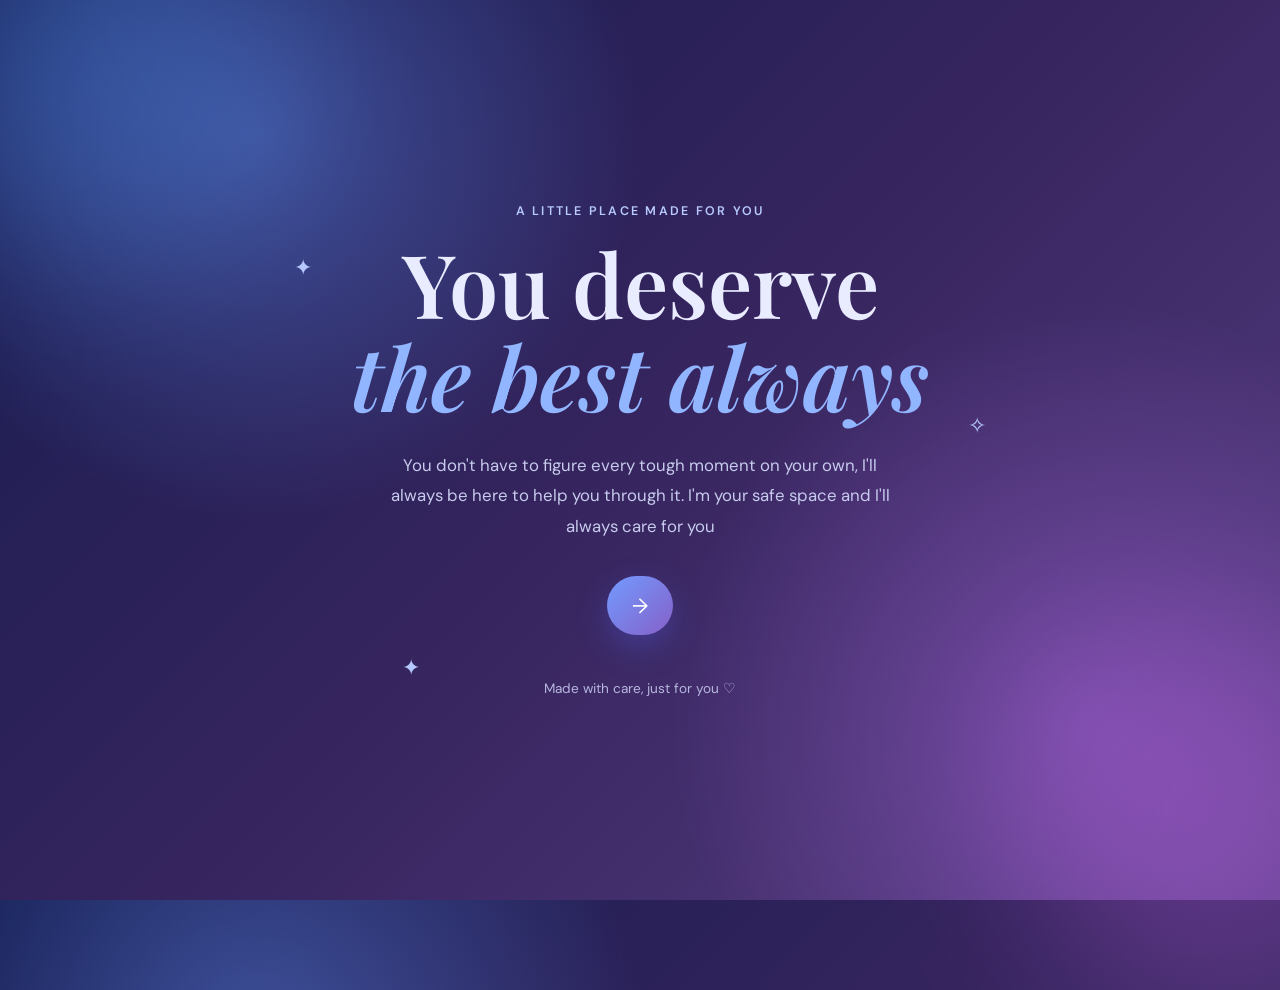
<file: index.html>
<!DOCTYPE html>
<html lang="en">
<head>
  <meta charset="UTF-8" />
  <meta name="viewport" content="width=device-width, initial-scale=1.0" />
  <meta
    name="description"
    content="A small, gentle place made with care."
  />
  <title>A Little Place for You</title>
  <link rel="stylesheet" href="style.css" />
</head>
<body class="landing-page">

  <div class="landing-glow glow-one"></div>
  <div class="landing-glow glow-two"></div>

  <main class="landing-content">
    <div class="sparkle sparkle-one">✦</div>
    <div class="sparkle sparkle-two">✧</div>
    <div class="sparkle sparkle-three">✦</div>

    <p class="small-label">A little place made for you</p>

    <h1>
      You deserve
      <span>the best always</span>
    </h1>

    <p class="intro-text">
     You don't have to figure every tough moment on your own, I'll always be here to help you through it. I'm your safe space and I'll always care for you
    </p>

    <a href="garden.html" class="main-button">
      
      <span>→</span>
    </a>

    <p class="bottom-note">Made with care, just for you ♡</p>
  </main>

</body>
</html>
</file>
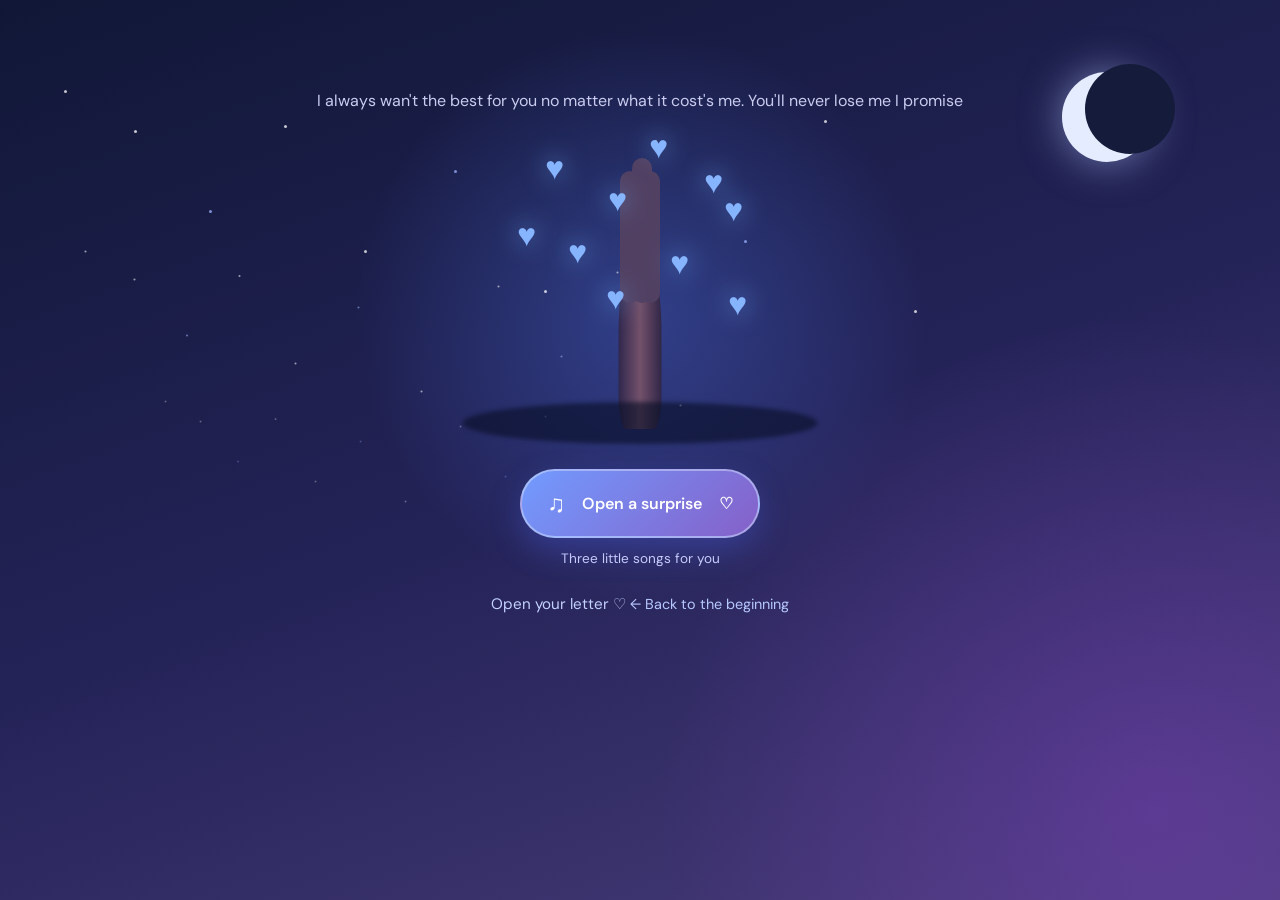
<file: garden.html>
<!DOCTYPE html>
<html lang="en">
<head>
  <meta charset="UTF-8" />
  <meta name="viewport" content="width=device-width, initial-scale=1.0" />
  <meta
    name="description"
    content="A quiet little garden with music and blue hearts."
  />
  <title>Your Little Garden</title>
  <link rel="stylesheet" href="style.css" />
</head>
<body class="garden-page">

  <div class="moon"></div>
  <div class="stars"></div>

  <!-- Animated butterflies -->
  <div class="butterfly butterfly-one" aria-hidden="true">
    <span class="wing left-wing"></span>
    <span class="butterfly-body"></span>
    <span class="wing right-wing"></span>
  </div>

  <div class="butterfly butterfly-two" aria-hidden="true">
    <span class="wing left-wing"></span>
    <span class="butterfly-body"></span>
    <span class="wing right-wing"></span>
  </div>

  <div class="butterfly butterfly-three" aria-hidden="true">
    <span class="wing left-wing"></span>
    <span class="butterfly-body"></span>
    <span class="wing right-wing"></span>
  </div>

  <div class="butterfly butterfly-four" aria-hidden="true">
    <span class="wing left-wing"></span>
    <span class="butterfly-body"></span>
    <span class="wing right-wing"></span>
  </div>

  <main class="garden-content">
    <p class="small-label"></p>

    <h1>
      <span></span>
    </h1>

    <p class="garden-message">I always wan't the best for you no matter what it cost's me. You'll never lose me I promise
    </p>

    <!-- Animated tree -->
    <section
      class="tree-scene"
      aria-label="A tree blooming with blue hearts"
    >
      <div class="tree">
        <div class="trunk"></div>
        <div class="branch branch-left"></div>
        <div class="branch branch-right"></div>
        <div class="branch branch-center"></div>

        <div class="heart heart-one">♥</div>
        <div class="heart heart-two">♥</div>
        <div class="heart heart-three">♥</div>
        <div class="heart heart-four">♥</div>
        <div class="heart heart-five">♥</div>
        <div class="heart heart-six">♥</div>
        <div class="heart heart-seven">♥</div>
        <div class="heart heart-eight">♥</div>
        <div class="heart heart-nine">♥</div>
        <div class="heart heart-ten">♥</div>
      </div>

      <div class="ground"></div>
    </section>

    <!-- Main music button -->
   <div class="song-controls">
  <button
    class="song-button"
    id="openSong"
    type="button"
  >
    <span class="music-icon">♫</span>
    Open a surprise
    <span>♡</span>
  </button>

  <p class="song-name">Three little songs for you</p>
</div>

<!-- Link to the letter page -->
<a href="letter.html" class="letter-page-link">
  Open your letter ♡
</a>

<a href="index.html" class="back-link">
  ← Back to the beginning
</a>

  <!-- Music overlay -->
  <div
    class="song-overlay"
    id="songOverlay"
    aria-hidden="true"
  >
    <div
      class="song-card"
      role="dialog"
      aria-modal="true"
      aria-labelledby="currentSongTitle"
    >
      <button
        class="close-button"
        id="closeSong"
        type="button"
        aria-label="Close music player"
      >
        ×
      </button>

      <p class="small-label">A song for this moment</p>

      <h2 id="currentSongTitle">Choose a surprise</h2>
      <p class="artist-name" id="currentArtist">
        Something special is waiting
      </p>

      <!-- The MP3 is loaded by JavaScript -->
      <audio id="comfortSong" preload="metadata"></audio>

      <!-- Hidden song names -->
      <div class="playlist">

        <button
          class="song-choice"
          type="button"
          data-file="audio/torus.mp3"
        >
          <span class="song-number">01</span>

          <span class="song-text">
            <strong>Tap for a surprise</strong>
            <small>Something special is waiting</small>
          </span>

          <span class="play-symbol">▶</span>
        </button>

        <button
          class="song-choice"
          type="button"
          data-file="audio/torus.mp3"
        >
          <span class="song-number">02</span>

          <span class="song-text">
            <strong>Another surprise</strong>
            <small>A song chosen for you</small>
          </span>



          <span class="play-symbol">▶</span>
        </button>

      </div>

      <div class="audio-controls">
        <button
          class="audio-button"
          id="pauseAudio"
          type="button"
        >
          Ⅱ Pause
        </button>

        <button
          class="audio-button secondary"
          id="stopAudio"
          type="button"
        >
          ■ Stop
        </button>

        <button
          class="audio-button"
          id="nextAudio"
          type="button"
        >
          Next →
        </button>
      </div>

      <p class="license-note">
        Music used with permission.
      </p>
    </div>
  </div>

  <script>
    const openSong = document.getElementById("openSong");
    const closeSong = document.getElementById("closeSong");
    const songOverlay = document.getElementById("songOverlay");

    const comfortSong = document.getElementById("comfortSong");
    const pauseAudio = document.getElementById("pauseAudio");
    const stopAudio = document.getElementById("stopAudio");
    const nextAudio = document.getElementById("nextAudio");

    const currentSongTitle = document.getElementById("currentSongTitle");
    const currentArtist = document.getElementById("currentArtist");

    const songChoices = Array.from(
      document.querySelectorAll(".song-choice")
    );

    const audioStateKey = "comfortPageAudioState";
    let currentSongIndex = -1;

    function saveAudioState() {
      const state = {
        src: comfortSong.src || "",
        currentTime: Number.isFinite(comfortSong.currentTime)
          ? comfortSong.currentTime
          : 0,
        isPlaying: !comfortSong.paused,
        songIndex: currentSongIndex
      };

      localStorage.setItem(audioStateKey, JSON.stringify(state));
    }

    function showOverlay() {
      songOverlay.classList.add("show");
      songOverlay.setAttribute("aria-hidden", "false");
    }

    function hideOverlay() {
      songOverlay.classList.remove("show");
      songOverlay.setAttribute("aria-hidden", "true");
      saveAudioState();
    }

    function stopCurrentSong() {
      comfortSong.pause();
      comfortSong.currentTime = 0;
      pauseAudio.textContent = "Ⅱ Pause";
      saveAudioState();
    }

    async function playSong(index) {
      if (!songChoices[index]) {
        return;
      }

      const selectedSong = songChoices[index];
      const file = selectedSong.dataset.file;

      currentSongIndex = index;

      /*
        The real filenames and artist names are intentionally not shown.
      */
      currentSongTitle.textContent = "A song for you ♡";
      currentArtist.textContent = "Playing a little surprise";

      songChoices.forEach((choice) => {
        choice.classList.remove("active");
      });

      selectedSong.classList.add("active");

      comfortSong.pause();
      comfortSong.currentTime = 0;
      comfortSong.src = file;
      comfortSong.load();

      try {
        await comfortSong.play();
        pauseAudio.textContent = "Ⅱ Pause";
      } catch (error) {
        console.error("Audio playback failed:", error);

        alert(
          "The song could not play. Check that the MP3 file is inside the audio folder and that its filename is correct."
        );
      }

      saveAudioState();
    }

    openSong.addEventListener("click", () => {
      showOverlay();
    });

    closeSong.addEventListener("click", () => {
      hideOverlay();
    });

    songOverlay.addEventListener("click", (event) => {
      if (event.target === songOverlay) {
        hideOverlay();
      }
    });

    songChoices.forEach((choice, index) => {
      choice.addEventListener("click", () => {
        playSong(index);
      });
    });

    pauseAudio.addEventListener("click", async () => {
      if (!comfortSong.src) {
        await playSong(0);
        return;
      }

      if (comfortSong.paused) {
        try {
          await comfortSong.play();
          pauseAudio.textContent = "Ⅱ Pause";
        } catch (error) {
          console.error("Could not resume audio:", error);
        }
      } else {
        comfortSong.pause();
        pauseAudio.textContent = "▶ Resume";
      }

      saveAudioState();
    });

    stopAudio.addEventListener("click", () => {
      stopCurrentSong();
    });

    nextAudio.addEventListener("click", () => {
      const nextIndex =
        currentSongIndex < songChoices.length - 1
          ? currentSongIndex + 1
          : 0;

      playSong(nextIndex);
    });

    comfortSong.addEventListener("ended", () => {
      const nextIndex =
        currentSongIndex < songChoices.length - 1
          ? currentSongIndex + 1
          : 0;

      playSong(nextIndex);
    });

    comfortSong.addEventListener("play", saveAudioState);
    comfortSong.addEventListener("pause", saveAudioState);
    comfortSong.addEventListener("timeupdate", saveAudioState);
    window.addEventListener("beforeunload", saveAudioState);

    document.addEventListener("keydown", (event) => {
      if (event.key === "Escape") {
        hideOverlay();
      }
    });
  </script>

</body>
</html>
</file>
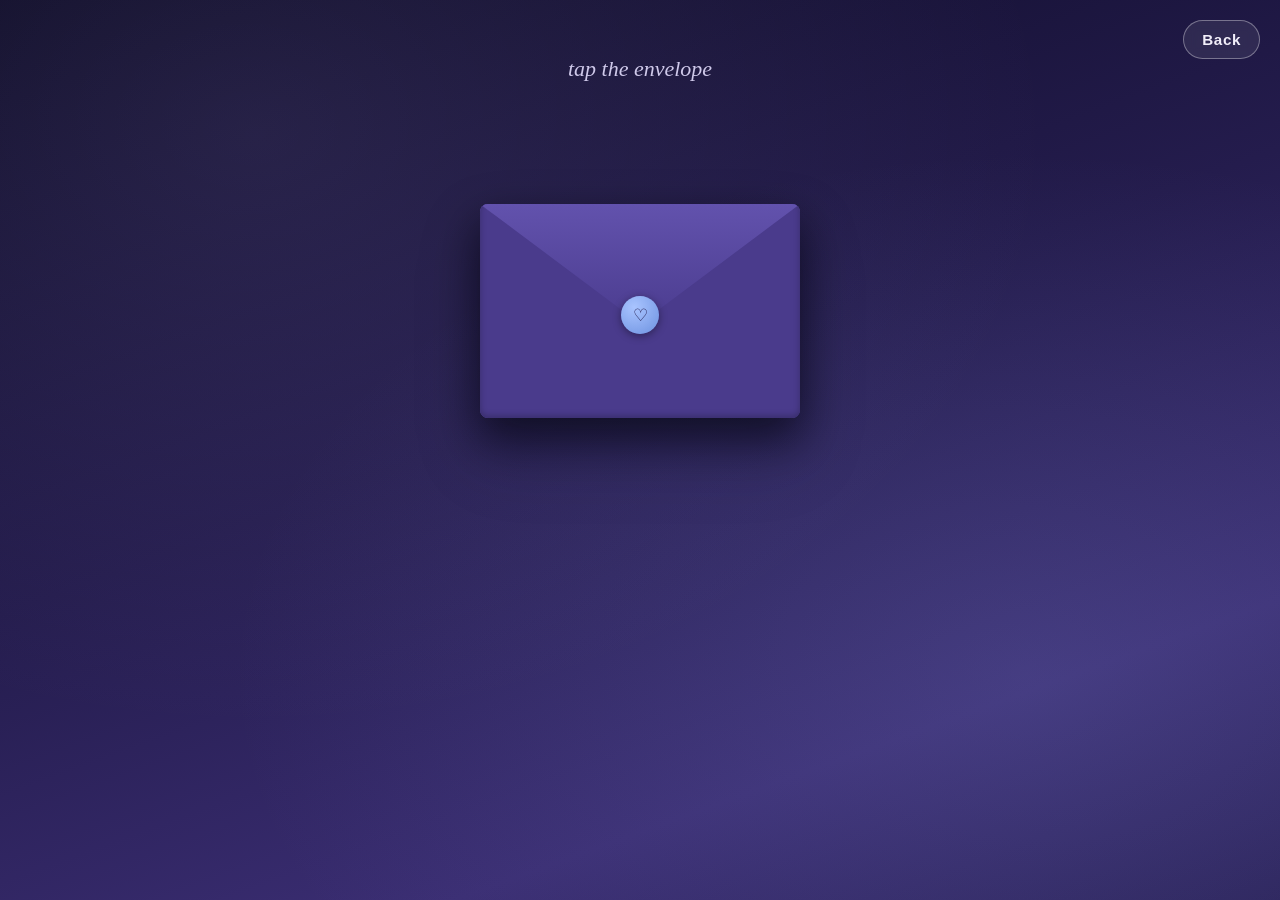
<file: letter.html>
<!DOCTYPE html>
<html lang="en">
<head>
  <meta charset="UTF-8" />
  <meta name="viewport" content="width=device-width, initial-scale=1.0" />
  <meta
    name="description"
    content="A little letter made with care."
  />
  <title>A Letter for You</title>
  <link rel="stylesheet" href="style.css" />
  <style>
  :root{
    --deep:#100c2b;
    --lavender:#c7b8ff;
    --periwinkle:#8ea2ea;
    --ink:#f2effa;
    --ink-dim:#cfc9ea;
  }
 
  *{ box-sizing:border-box; }
 
  html,body{
    margin:0; padding:0; min-height:100%;
    font-family:'Quicksand', sans-serif;
    color:var(--ink);
    background:
      radial-gradient(ellipse at 20% 15%, rgba(199,184,255,0.10), transparent 55%),
      radial-gradient(ellipse at 80% 75%, rgba(142,162,234,0.14), transparent 55%),
      linear-gradient(160deg, #0c0a24 0%, #241c4d 45%, #3a2d72 78%, #2a2158 100%);
    background-attachment: fixed;
  }
 
  @media (prefers-reduced-motion: reduce){
    *{ animation-duration:0.01ms !important; transition-duration:0.01ms !important; }
  }
 
  .stage{
    min-height:100vh;
    display:flex;
    flex-direction:column;
    align-items:center;
    justify-content:flex-start;
    gap:22px;
    padding: 56px 20px 90px;
  }

  .back-button{
    position: fixed;
    top: 20px;
    right: 20px;
    z-index: 20;
    display: inline-flex;
    align-items: center;
    justify-content: center;
    padding: 10px 18px;
    border: 1px solid rgba(255,255,255,0.35);
    border-radius: 999px;
    background: rgba(255, 255, 255, 0.08);
    color: var(--ink);
    text-decoration: none;
    font-size: 0.95rem;
    font-weight: 600;
    letter-spacing: 0.04em;
    transition: transform 0.2s ease, background 0.2s ease;
    backdrop-filter: blur(6px);
  }

  .back-button:hover,
  .back-button:focus-visible{
    background: rgba(255, 255, 255, 0.15);
    transform: translateY(-1px);
    outline: none;
  }
 
  .envelope-prompt{
    font-family:'Cormorant Garamond', serif;
    font-style:italic;
    font-size:clamp(17px,3vw,22px);
    color:var(--ink-dim);
    margin:0;
    text-align:center;
    transition:opacity .6s ease;
  }
  .envelope-prompt.hide{ opacity:0; }
 
  /* ---------- ENVELOPE ---------- */
  .envelope{
    position:relative;
    width:min(78vw, 320px);
    height:min(52vw, 214px);
    cursor:pointer;
    perspective:1000px;
    flex-shrink:0;
  }
  .envelope:focus-visible{ outline:2px solid var(--lavender); outline-offset:6px; border-radius:8px; }
 
  .env-body{
    position:absolute; inset:0;
    background:linear-gradient(160deg, #5a4aa0, #40337b);
    border-radius:8px;
    box-shadow:0 18px 40px rgba(0,0,0,0.45);
  }
 
  .env-front{
    position:absolute; inset:0; z-index:4;
    border-radius:8px;
    background:
      linear-gradient(to top right, #4a3b8c 49.6%, transparent 50%),
      linear-gradient(to top left, #4a3b8c 49.6%, transparent 50%),
      linear-gradient(160deg, #54459a, #3d3075);
    box-shadow:inset 0 -2px 6px rgba(0,0,0,0.25);
  }
 
  .env-seal{
    position:absolute; z-index:6;
    left:50%; top:52%;
    transform:translate(-50%,-50%);
    width:38px; height:38px; border-radius:50%;
    background:radial-gradient(circle at 35% 30%, #a9c4ff, #6d92e0);
    display:flex; align-items:center; justify-content:center;
    color:#20194a; font-size:17px;
    box-shadow:0 2px 8px rgba(0,0,0,0.4);
    transition:opacity .4s ease, transform .4s ease;
  }
 
  /* the flap that swings open */
  .env-flap{
    position:absolute; top:0; left:0;
    width:100%; height:56%; z-index:5;
    background:linear-gradient(to bottom, #6252ad, #4b3c8f);
    clip-path:polygon(0 0, 100% 0, 50% 100%);
    transform-origin:top center;
    transform:rotateX(0deg);
    transition:transform .9s cubic-bezier(.5,.05,.25,1), z-index 0s .45s;
    border-radius:8px 8px 0 0;
  }
  .envelope.open .env-flap{ transform:rotateX(180deg); z-index:1; }
  .envelope.open .env-seal{ opacity:0; transform:translate(-50%,-50%) scale(0.4); }
 
  /* little letter that slides up out of the envelope */
  .letter{
    position:absolute; left:50%; bottom:10%;
    transform:translate(-50%, 0) scale(0.92);
    width:88%; z-index:3;
    background:linear-gradient(170deg, #f6f3ff, #e9e4ff);
    color:#2b2350;
    border-radius:4px; padding:14px;
    opacity:0; pointer-events:none;
    transition:transform 1s cubic-bezier(.3,.7,.3,1) .35s, opacity .5s ease .35s;
    box-shadow:0 10px 30px rgba(0,0,0,0.35);
    max-height:100%; overflow:hidden;
  }
  .envelope.open .letter{ transform:translate(-50%, -78%) scale(1); opacity:1; }
 
  /* ---------- LETTER PANEL ---------- */
  .letter-panel{
    width:min(92vw, 560px);
    background:linear-gradient(170deg, #f8f6ff, #ece7ff);
    color:#2b2350;
    border-radius:10px;
    padding:0 28px;
    box-shadow:0 20px 50px rgba(0,0,0,0.45);
    max-height:0; opacity:0; overflow:hidden;
    transition:max-height 1.2s ease, opacity .8s ease, padding .6s ease;
  }
  .letter-panel.show{
    max-height:4200px; opacity:1;
    padding-top:34px; padding-bottom:34px;
  }
 
  /* ===== LETTER TEXT STYLING ===== */
  .letter-text{
    font-family:'Cormorant Garamond', serif;
    font-size:clamp(16px, 2.6vw, 19px);
    line-height:1.85;
    white-space:pre-wrap;
    margin:0;
  }
  .letter-text .greeting{
    display:block;
    font-size:1.15em;
    margin-bottom:14px;
  }
  .letter-text .signoff{
    display:block;
    margin-top:20px;
    font-style:italic;
    text-align:right;
  }
</style>
</head>
<body>

<a href="garden.html" class="back-button" aria-label="Back to the garden">Back</a>
 
<div class="stage">
 
  <p class="envelope-prompt" id="envPrompt">tap the envelope</p>
 
  <!-- ENVELOPE -->
  <div class="envelope" id="envelope" role="button" tabindex="0" aria-label="Open the letter">
    <div class="env-body"></div>
    <div class="letter">
      <p style="margin:0; font-size:11px; line-height:1.6; color:#5a4f8c;">♡ ♡ ♡</p>
    </div>
    <div class="env-front"></div>
    <div class="env-flap"></div>
    <div class="env-seal">♡</div>
  </div>
 
  <!-- LETTER PANEL -->
  <div class="letter-panel" id="letterPanel">
 
    <!-- ============================================================ -->
    <!-- ✏️  PUT YOUR LETTER HERE — replace the text below            -->
    <!-- ============================================================ -->
    <p class="letter-text">
<span class="greeting">Dear Tara,</span>
‎I’ve been thinking a lot about us and everything on your mind lately, and I wanted to put all of this down for you so you can hold onto it whenever you need a reminder.
‎​First, please stop worrying about whether your heart is "full enough" or whether you can love the way you think you’re "supposed" to. I don't ever want to lose you because you think you're not enough, because you feel your heart or your love isn't full, or because you see yourself as less. I don't see it that way at all. To me, you are more than enough, and everything you do for me is all I could ever ask for.  
‎
‎​I know I sometimes do too much, and that might make you feel like you have to match it or "make it up" to me. But anyone who truly loves you like I do will see you as enough—seeing your imperfections as perfect, accepting your mistakes without looking at them as disappointments. You don't have to give your absolute all or burn yourself out just to keep me. Everything you give is already enough, and I truly hope you can start believing that too. You'll never have to worry about losing me; I'll always accept you no matter what, and you don't owe me perfection. I'm convinced I've met a miracle in you.  
‎
‎​I want to do all these things for you without needing anything in return, because your presence alone makes me feel safe and complete. It’s natural to want to give back when you receive something, but please don't see it as an obligation or a burden. As long as you are here, I have enough. Don't be afraid of failing or disappointing me because you can't.  
‎
‎​When I see you scared, or in pain, it hurts me deeply because I’m across a screen and can’t physically hold you right then. I hate the thought of you facing heavy thoughts or nightmares alone. I wish I could be there to hold your hand while you sleep, to help you feel safe and let your problems float away. One day, that will happen. You deserve to sleep in total peace
‎
‎​Knowing that this might be the last time we get to have our late-night calls or chance to text like this for a while hurts, and I’m going to miss you more than words can say. I’m going to miss hearing your voice in those quiet hours, checking in on you, and sharing that space together.
‎
‎​But even when we stop having our calls, my care won't. You are allowed to be exhausted, you are allowed to heal at your own pace, you can always come back and rant to me, I'll be here to read your chats and hopefully I'll be present when your texting even if it's just for a while, I can remember our first call so well, we stayed up till 3 and then I wasn't even sure if we'd have another but we did and we stayed till 4:07 our first call past 5 hours, I remember the times you cried even though I hate to see it, all the times we'd sleep together and watch over each other, (you are a way deeper sleeper than I am btw), so many things we did the past 2 weeks and I wish it didnt have to come to this halt, all the times you've helped me when I'm down, I'm always going to be grateful for those, I'll keep on going back to your screenshots of you sleeping,i even made an album for it because those memories are so special,your sleeping face,your cute side eyes, I'm really going to miss seeing you and hearing you, I really hope it's not the end I hope we'll have way more calls, and someday our late night talks won't have to be through a screen. Don't cry about this when it's ends, don't be sacred of the dark, I'll miss you so much idk how I'll be now I won't hear your voice before I sleep off or get to see you sleep off, I know you'll be fine, your stronger than I am just remember everything we had during our calls I hope that will make you feel safe, and dw when next we get the chance we'll also make the most of it no matter how little time it is we will be getting after that . I think I've done my part in saying what's on me so now, I’ll let time play its part.  
‎
‎Try to take care of yourself sleep when you can, make sure to eat, ik you'll be under a lot of stress but take it slowly, and always remember that when next you get the chance to use your phone you'll see my texts. I'll try doing my best to be okay, I'll look after myself, I promise to eat and try not to over think stuff, I'll be sleeping a lot but I promise not to miss your text. 
‎
‎Thank you for making all this possible I'm really glad we had, it. It hurts to see it end for now but ik it's not going to be forever, take care and hold onto this, read it whenever you can if you want to. Good luck with your exams too, I'll pray for you and ik your going to be alright ik your going to do good, I trust you. Don't doubt yourself or see yourself as less, stay positive and keep your mood up. Byeeeee
‎
<span class="signoff">—Much love Your Jordi </span>
    </p>
    <!-- ============================================================ -->
    <!-- ✏️  END OF LETTER SECTION                                    -->
    <!-- ============================================================ -->
 
  </div>
 
</div>
 
<script>
  (function setupEnvelope(){
    try {
      var envelope = document.getElementById('envelope');
      var letterPanel = document.getElementById('letterPanel');
      var envPrompt = document.getElementById('envPrompt');
      if(!envelope || !letterPanel) return;
 
      function openEnvelope(){
        if(envelope.classList.contains('open')) return;
        envelope.classList.add('open');
        if(envPrompt) envPrompt.classList.add('hide');
        setTimeout(function(){
          letterPanel.classList.add('show');
          letterPanel.scrollIntoView({ behavior:'smooth', block:'nearest' });
        }, 1500);
      }
 
      envelope.addEventListener('click', openEnvelope);
      envelope.addEventListener('keydown', function(e){
        if(e.key === 'Enter' || e.key === ' '){
          e.preventDefault();
          openEnvelope();
        }
      });
    } catch(err){
      console.error('envelope setup failed:', err);
    }
  })();

  (function setupLetterMusic(){
    try {
      var stateKey = 'comfortPageAudioState';
      var savedState = localStorage.getItem(stateKey);
      if(!savedState) return;

      var state = JSON.parse(savedState);
      if(!state || !state.src) return;

      var audio = document.createElement('audio');
      audio.id = 'letterBackgroundAudio';
      audio.src = state.src;
      audio.preload = 'auto';
      audio.volume = 1;
      audio.currentTime = Number(state.currentTime) || 0;
      document.body.appendChild(audio);

      if(state.isPlaying){
        audio.play().catch(function(){
          console.log('Letter music autoplay was blocked by the browser.');
        });
      }

      function saveLetterAudioState(){
        localStorage.setItem(stateKey, JSON.stringify({
          src: audio.src || state.src,
          currentTime: Number(audio.currentTime) || 0,
          isPlaying: !audio.paused,
          songIndex: state.songIndex || 0
        }));
      }

      audio.addEventListener('play', saveLetterAudioState);
      audio.addEventListener('pause', saveLetterAudioState);
      audio.addEventListener('timeupdate', saveLetterAudioState);
      audio.addEventListener('ended', saveLetterAudioState);
    } catch(err){
      console.error('letter music setup failed:', err);
    }
  })();
</script>
 
</body>
</html>
</file>
<file: style.css>
@import url("https://fonts.googleapis.com/css2?family=DM+Sans:wght@400;500;600&family=Playfair+Display:wght@500;600;700&display=swap");

:root {
  --blue: #7398ff;
  --light-blue: #b9caff;
  --bright-blue: #91b5ff;
  --purple: #8061c9;
  --deep-purple: #171735;
  --night-blue: #101936;
  --pink: #c48ae8;
  --white: #ffffff;
  --light-text: #e9ebff;
  --soft-text: #c7cbed;
  --card-text: #33335c;
}

* {
  box-sizing: border-box;
  margin: 0;
  padding: 0;
}

html {
  scroll-behavior: smooth;
}

body {
  min-height: 100vh;
  overflow-x: hidden;
  font-family: "DM Sans", sans-serif;
}

button,
a {
  font: inherit;
}

h1,
h2 {
  font-family: "Playfair Display", serif;
  font-weight: 600;
}

/* ------------------------------
   Landing page
------------------------------ */

.landing-page {
  position: relative;
  display: grid;
  min-height: 100vh;
  place-items: center;
  overflow: hidden;
  padding: 30px;
  color: var(--light-text);
  text-align: center;
  background:
    radial-gradient(
      circle at 20% 15%,
      rgba(105, 152, 255, 0.4),
      transparent 30%
    ),
    radial-gradient(
      circle at 85% 80%,
      rgba(179, 111, 235, 0.4),
      transparent 32%
    ),
    linear-gradient(135deg, #151c50 0%, #35245d 48%, #573d82 100%);
}

.landing-content {
  position: relative;
  z-index: 2;
  width: min(720px, 100%);
  animation: appear 1.2s ease both;
}

.landing-glow {
  position: absolute;
  width: 360px;
  height: 360px;
  border-radius: 50%;
  filter: blur(80px);
  opacity: 0.25;
}

.glow-one {
  top: -100px;
  left: -80px;
  background: #529dff;
}

.glow-two {
  right: -100px;
  bottom: -90px;
  background: #cf66f4;
}

.small-label {
  margin-bottom: 18px;
  color: var(--light-blue);
  font-size: 0.78rem;
  font-weight: 600;
  letter-spacing: 0.18em;
  text-transform: uppercase;
}

.landing-content h1 {
  font-size: clamp(2.8rem, 7vw, 5.5rem);
  line-height: 1.05;
}

.landing-content h1 span,
.garden-content h1 span {
  display: block;
  color: var(--bright-blue);
  font-style: italic;
}

.intro-text {
  max-width: 510px;
  margin: 28px auto 35px;
  color: var(--soft-text);
  font-size: 1.05rem;
  line-height: 1.8;
}

.main-button,
.song-button {
  display: inline-flex;
  align-items: center;
  justify-content: center;
  gap: 17px;
  border: none;
  border-radius: 50px;
  color: var(--white);
  background: linear-gradient(135deg, #729bff, #8560c8);
  box-shadow: 0 12px 30px rgba(77, 92, 220, 0.35);
  cursor: pointer;
  text-decoration: none;
  transition: 0.3s ease;
}

.main-button {
  padding: 16px 25px;
}

.main-button:hover,
.song-button:hover {
  transform: translateY(-4px);
  box-shadow: 0 18px 35px rgba(112, 126, 255, 0.5);
}

.main-button span {
  font-size: 1.3rem;
}

.bottom-note {
  margin-top: 45px;
  color: #b7b7df;
  font-size: 0.85rem;
}

.sparkle {
  position: absolute;
  color: #b6c9ff;
  font-size: 1.4rem;
  animation: twinkle 2.5s ease-in-out infinite;
}

.sparkle-one {
  top: 10%;
  left: 2%;
}

.sparkle-two {
  top: 42%;
  right: 2%;
  animation-delay: 0.8s;
}

.sparkle-three {
  bottom: 3%;
  left: 17%;
  animation-delay: 1.3s;
}

/* ------------------------------
   Garden page
------------------------------ */

.garden-page {
  position: relative;
  min-height: 100vh;
  overflow-x: hidden;
  overflow-y: auto;
  color: var(--light-text);
  background:
    radial-gradient(
      circle at 50% 35%,
      rgba(79, 119, 237, 0.36),
      transparent 33%
    ),
    radial-gradient(
      circle at 90% 90%,
      rgba(127, 63, 192, 0.42),
      transparent 35%
    ),
    linear-gradient(160deg, #101736 0%, #242358 52%, #493d79 100%);
}

.garden-content {
  position: relative;
  z-index: 5;
  width: min(820px, 100%);
  min-height: 100vh;
  margin: auto;
  padding: 70px 24px 60px;
  text-align: center;
}

.garden-content .small-label {
  color: #afc4ff;
}

.garden-content h1 {
  font-size: clamp(2.25rem, 5vw, 4.7rem);
  line-height: 1.1;
}

.garden-content h1 span {
  color: #a9c3ff;
}

.garden-message {
  margin: 20px auto 0;
  color: #c9ccef;
  font-size: 1rem;
}

/* ------------------------------
   Moon and stars
------------------------------ */

.moon {
  position: absolute;
  top: 8%;
  right: 10%;
  width: 90px;
  height: 90px;
  border-radius: 50%;
  background: #e5ecff;
  box-shadow: 0 0 40px rgba(178, 198, 255, 0.55);
}

.moon::after {
  position: absolute;
  top: -8px;
  left: 23px;
  width: 90px;
  height: 90px;
  border-radius: 50%;
  background: #141b3b;
  content: "";
}

.stars,
.stars::before,
.stars::after {
  position: absolute;
  width: 3px;
  height: 3px;
  border-radius: 50%;
  background: #ffffff;
  box-shadow:
    70px 40px #ffffff,
    145px 120px #9eb5ff,
    220px 35px #ffffff,
    300px 160px #ffffff,
    390px 80px #9eb5ff,
    480px 200px #ffffff,
    590px 50px #ffffff,
    680px 150px #9eb5ff,
    760px 30px #ffffff,
    850px 220px #ffffff;
  content: "";
  opacity: 0.75;
}

.stars {
  top: 10%;
  left: 5%;
}

.stars::before {
  top: 160px;
  left: 20px;
  transform: scale(0.7);
}

.stars::after {
  top: 310px;
  left: 100px;
  transform: scale(0.5);
}

/* ------------------------------
   Tree animation
------------------------------ */

.tree-scene {
  position: relative;
  height: 340px;
  margin: 18px auto 0;
}

.tree {
  position: absolute;
  bottom: 40px;
  left: 50%;
  width: 280px;
  height: 310px;
  transform: translateX(-50%);
}

.trunk {
  position: absolute;
  bottom: 0;
  left: 50%;
  width: 43px;
  height: 190px;
  border-radius: 50% 50% 18% 18%;
  background: linear-gradient(90deg, #30274d, #73516b, #312647);
  transform: translateX(-50%);
  transform-origin: bottom;
  animation: grow-trunk 2.4s ease-out both;
}

.branch {
  position: absolute;
  bottom: 126px;
  width: 20px;
  height: 132px;
  border-radius: 30px;
  background: #514062;
  transform-origin: bottom;
  animation: grow-branch 2s 1.4s ease-out both;
}

.branch-left {
  left: 43%;
  transform: rotate(-48deg) scaleY(0);
}

.branch-right {
  right: 43%;
  transform: rotate(48deg) scaleY(0);
}

.branch-center {
  left: 47%;
  height: 145px;
  transform: rotate(4deg) scaleY(0);
}

.heart {
  position: absolute;
  z-index: 3;
  color: #86b4ff;
  font-size: 32px;
  opacity: 0;
  filter: drop-shadow(0 0 13px rgba(115, 174, 255, 0.85));
  transform: scale(0);
  animation: bloom-heart 0.7s ease-out forwards;
}

.heart-one {
  top: 28px;
  left: 45px;
  animation-delay: 3s;
}

.heart-two {
  top: 60px;
  left: 108px;
  animation-delay: 3.3s;
}

.heart-three {
  top: 7px;
  left: 149px;
  animation-delay: 3.6s;
}

.heart-four {
  top: 70px;
  right: 37px;
  animation-delay: 3.9s;
}

.heart-five {
  top: 112px;
  left: 68px;
  animation-delay: 4.2s;
}

.heart-six {
  top: 123px;
  left: 170px;
  animation-delay: 4.5s;
}

.heart-seven {
  top: 158px;
  left: 106px;
  animation-delay: 4.8s;
}

.heart-eight {
  top: 164px;
  right: 33px;
  animation-delay: 5.1s;
}

.heart-nine {
  top: 42px;
  left: 204px;
  animation-delay: 5.4s;
}

.heart-ten {
  top: 95px;
  left: 17px;
  animation-delay: 5.7s;
}

.ground {
  position: absolute;
  bottom: 25px;
  left: 50%;
  width: 355px;
  height: 42px;
  border-radius: 50%;
  background: rgba(7, 14, 37, 0.6);
  transform: translateX(-50%);
  filter: blur(2px);
}

/* ------------------------------
   Butterflies
------------------------------ */

.butterfly {
  position: absolute;
  z-index: 4;
  width: 45px;
  height: 35px;
  animation: fly 13s linear infinite;
}

.butterfly .wing {
  position: absolute;
  top: 3px;
  width: 21px;
  height: 30px;
  border-radius: 75% 15% 75% 15%;
  background: linear-gradient(135deg, #d6e1ff, #7599ff);
  box-shadow: 0 0 13px rgba(135, 171, 255, 0.75);
  animation: flap 0.35s ease-in-out infinite alternate;
}

.left-wing {
  left: 0;
  transform-origin: right center;
  transform: rotate(35deg);
}

.right-wing {
  right: 0;
  transform-origin: left center;
  transform: rotate(-35deg);
}

.butterfly-body {
  position: absolute;
  top: 5px;
  left: 20px;
  z-index: 2;
  width: 6px;
  height: 27px;
  border-radius: 50%;
  background: #272345;
}

.butterfly-one {
  top: 27%;
  left: -70px;
  animation-delay: 0s;
}

.butterfly-two {
  top: 48%;
  left: -80px;
  transform: scale(0.72);
  animation-delay: 4s;
}

.butterfly-three {
  top: 20%;
  left: -90px;
  transform: scale(0.5);
  animation-delay: 7s;
}

.butterfly-four {
  top: 62%;
  left: -100px;
  transform: scale(0.85);
  animation-delay: 10s;
}

/* ------------------------------
   Song button
------------------------------ */

.song-controls {
  position: relative;
  z-index: 10;
  display: flex;
  flex-direction: column;
  align-items: center;
  margin-top: 0;
}

.song-button {
  position: relative;
  z-index: 11;
  min-width: 235px;
  padding: 17px 25px;
  border: 2px solid rgba(205, 220, 255, 0.55);
  font-weight: 600;
}

.music-icon {
  font-size: 1.5rem;
}

.song-name {
  margin-top: 12px;
  color: #d1d7ff;
  font-size: 0.85rem;
}

.back-link {
  position: relative;
  z-index: 10;
  display: inline-block;
  margin-top: 28px;
  color: #b7c8ff;
  font-size: 0.9rem;
  text-decoration: none;
}

.back-link:hover {
  color: #ffffff;
}

/* ------------------------------
   Music overlay
------------------------------ */

.song-overlay {
  position: fixed;
  z-index: 20;
  inset: 0;
  display: grid;
  padding: 20px;
  place-items: center;
  background: rgba(7, 12, 35, 0.78);
  opacity: 0;
  pointer-events: none;
  transition: 0.35s ease;
  backdrop-filter: blur(8px);
}

.song-overlay.show {
  opacity: 1;
  pointer-events: auto;
}

.song-card {
  position: relative;
  width: min(560px, 100%);
  max-height: 90vh;
  overflow-y: auto;
  padding: 36px 30px 28px;
  border: 1px solid rgba(199, 215, 255, 0.65);
  border-radius: 24px;
  color: var(--card-text);
  background: rgba(246, 248, 255, 0.98);
  box-shadow: 0 25px 70px rgba(0, 0, 0, 0.4);
  transform: translateY(30px) scale(0.95);
  transition: 0.35s ease;
}

.song-overlay.show .song-card {
  transform: translateY(0) scale(1);
}

.song-card .small-label {
  color: #637cc5;
}

.song-card h2 {
  font-size: clamp(1.8rem, 4vw, 2.5rem);
}

.artist-name {
  margin: 5px 0 18px;
  color: #6b6790;
}

.close-button {
  position: absolute;
  top: 12px;
  right: 17px;
  border: none;
  color: #6d6790;
  background: transparent;
  cursor: pointer;
  font-size: 2rem;
  line-height: 1;
}

.playlist {
  display: grid;
  gap: 10px;
  margin-top: 20px;
}

.song-choice {
  display: flex;
  align-items: center;
  gap: 14px;
  width: 100%;
  padding: 13px 15px;
  border: 1px solid #d9def8;
  border-radius: 14px;
  color: #34345e;
  background: #f8f9ff;
  cursor: pointer;
  text-align: left;
  transition: 0.25s ease;
}

.song-choice:hover,
.song-choice.active {
  border-color: #7698ff;
  background: #e9edff;
  transform: translateX(3px);
}

.song-number {
  color: #7188d8;
  font-size: 0.8rem;
  font-weight: 600;
}

.song-text {
  display: flex;
  flex: 1;
  flex-direction: column;
  gap: 3px;
}

.song-choice strong {
  font-size: 0.92rem;
}

.song-choice small {
  color: #777398;
  font-size: 0.78rem;
}

.play-symbol {
  color: #647fdd;
  font-size: 1rem;
}

.audio-controls {
  display: flex;
  flex-wrap: wrap;
  justify-content: center;
  gap: 10px;
  margin-top: 20px;
}

.audio-button {
  padding: 12px 19px;
  border: none;
  border-radius: 24px;
  color: #ffffff;
  background: linear-gradient(135deg, #5c8cff, #8157c8);
  cursor: pointer;
  font-weight: 600;
  transition: 0.25s ease;
}

.audio-button:hover {
  transform: translateY(-2px);
  box-shadow: 0 8px 18px rgba(91, 112, 235, 0.35);
}

.audio-button.secondary {
  color: #514d78;
  background: #e4e8ff;
}

.license-note {
  margin-top: 16px;
  color: #777398;
  font-size: 0.78rem;
  text-align: center;
}

/* ------------------------------
   Animations
------------------------------ */

@keyframes appear {
  from {
    opacity: 0;
    transform: translateY(25px);
  }

  to {
    opacity: 1;
    transform: translateY(0);
  }
}

@keyframes twinkle {
  0%,
  100% {
    opacity: 0.3;
    transform: scale(0.8) rotate(0);
  }

  50% {
    opacity: 1;
    transform: scale(1.2) rotate(20deg);
  }
}

@keyframes grow-trunk {
  from {
    transform: translateX(-50%) scaleY(0);
  }

  to {
    transform: translateX(-50%) scaleY(1);
  }
}

@keyframes grow-branch {
  from {
    opacity: 0;
  }

  to {
    opacity: 1;
    transform: rotate(0) scaleY(1);
  }
}

@keyframes bloom-heart {
  0% {
    opacity: 0;
    transform: scale(0) rotate(-25deg);
  }

  70% {
    opacity: 1;
    transform: scale(1.25) rotate(10deg);
  }

  100% {
    opacity: 1;
    transform: scale(1) rotate(0);
  }
}

@keyframes flap {
  from {
    transform: rotate(35deg) scaleY(1);
  }

  to {
    transform: rotate(35deg) scaleY(0.65);
  }
}

@keyframes fly {
  0% {
    left: -80px;
    transform: translateY(0) rotate(8deg);
  }

  25% {
    transform: translateY(-80px) rotate(-5deg);
  }

  50% {
    transform: translateY(50px) rotate(8deg);
  }

  75% {
    transform: translateY(-45px) rotate(-5deg);
  }

  100% {
    left: calc(100% + 80px);
    transform: translateY(20px) rotate(8deg);
  }
}

/* ------------------------------
   Mobile
------------------------------ */

@media (max-width: 600px) {
  .landing-page {
    padding: 22px;
  }

  .landing-content h1 {
    font-size: 2.7rem;
  }

  .garden-content {
    padding-top: 54px;
  }

  .garden-content h1 {
    font-size: 2.35rem;
  }

  .moon {
    top: 4%;
    right: 5%;
    width: 62px;
    height: 62px;
  }

  .moon::after {
    left: 15px;
    width: 62px;
    height: 62px;
  }

  .tree-scene {
    height: 310px;
    transform: scale(0.85);
    transform-origin: top center;
  }

  .song-card {
    padding: 32px 15px 22px;
  }

  .audio-button {
    padding: 11px 14px;
    font-size: 0.86rem;
  }
}

@media (prefers-reduced-motion: reduce) {
  *,
  *::before,
  *::after {
    animation-duration: 0.01ms !important;
    animation-iteration-count: 1 !important;
    scroll-behavior: auto !important;
    transition-duration: 0.01ms !important;
  }
}
.letter-page-link {
  display: inline-block;
  margin-top: 18px;
  color: #c4d2ff;
  font-size: 0.95rem;
  text-decoration: none;
  transition: 0.25s ease;
}

.letter-page-link:hover {
  color: #ffffff;
  transform: translateY(-2px);
}
/* ------------------------------
   Letter page
------------------------------ */

.letter-page {
  position: relative;
  min-height: 100vh;
  overflow-x: hidden;
  overflow-y: auto;
  color: #edf0ff;
  background:
    radial-gradient(
      circle at 20% 20%,
      rgba(84, 137, 255, 0.35),
      transparent 28%
    ),
    radial-gradient(
      circle at 85% 78%,
      rgba(171, 84, 226, 0.38),
      transparent 32%
    ),
    linear-gradient(145deg, #101738 0%, #28255d 52%, #543b7d 100%);
}

.letter-page-content {
  position: relative;
  z-index: 3;
  width: min(850px, 100%);
  min-height: 100vh;
  margin: 0 auto;
  padding: 72px 24px 55px;
  text-align: center;
}

.letter-page-content h1 {
  font-size: clamp(2.2rem, 5vw, 4.5rem);
  line-height: 1.1;
}

.letter-page-content h1 span {
  display: block;
  color: #9dbdff;
  font-style: italic;
}

.letter-instruction {
  margin-top: 18px;
  color: #cbd0ef;
  font-size: 1rem;
}

/* Decorative background */

.letter-glow {
  position: fixed;
  width: 320px;
  height: 320px;
  border-radius: 50%;
  filter: blur(80px);
  opacity: 0.24;
  pointer-events: none;
}

.letter-glow-one {
  top: -120px;
  left: -100px;
  background: #5b98ff;
}

.letter-glow-two {
  right: -100px;
  bottom: -100px;
  background: #d267f2;
}

.letter-stars,
.letter-stars::before,
.letter-stars::after {
  position: fixed;
  width: 3px;
  height: 3px;
  border-radius: 50%;
  background: #ffffff;
  box-shadow:
    70px 90px #ffffff,
    150px 220px #aebfff,
    270px 60px #ffffff,
    390px 180px #ffffff,
    500px 100px #aebfff,
    630px 240px #ffffff,
    760px 75px #ffffff,
    900px 190px #aebfff,
    1050px 50px #ffffff;
  content: "";
  opacity: 0.6;
}

.letter-stars {
  top: 0;
  left: 0;
}

.letter-stars::before {
  top: 330px;
  left: 90px;
  transform: scale(0.7);
}

.letter-stars::after {
  top: 500px;
  left: 240px;
  transform: scale(0.5);
}

/* Envelope container */

.envelope-wrapper {
  position: relative;
  z-index: 5;
  display: flex;
  justify-content: center;
  width: 100%;
  height: 440px;
  margin-top: 35px;
  perspective: 1200px;
}

/* Envelope */

.envelope {
  position: relative;
  width: 360px;
  height: 235px;
  margin-top: 100px;
  border: none;
  border-radius: 12px;
  background: transparent;
  cursor: pointer;
  filter: drop-shadow(0 22px 25px rgba(2, 7, 29, 0.35));
  perspective: 1200px;
}

/* Envelope back */

.envelope-back {
  position: absolute;
  z-index: 1;
  inset: 0;
  overflow: hidden;
  border-radius: 12px;
  background:
    linear-gradient(145deg, #9bb9ff, #667be0 55%, #6552a6);
}

/* Letter paper */

.letter-paper {
  position: absolute;
  z-index: 2;
  top: 18px;
  left: 20px;
  display: block;
  width: 320px;
  height: 370px;
  padding: 23px;
  border: 1px solid rgba(139, 157, 230, 0.65);
  border-radius: 8px;
  color: #404067;
  background:
    linear-gradient(135deg, rgba(255, 255, 255, 0.95), rgba(238, 242, 255, 0.98));
  box-shadow: 0 8px 18px rgba(20, 26, 80, 0.18);
  opacity: 0;
  pointer-events: none;
  transform: translateY(45px);
  transition:
    transform 1.1s cubic-bezier(0.2, 0.75, 0.2, 1),
    opacity 0.4s ease;
}

/* Envelope triangular folds */

.envelope-left,
.envelope-right,
.envelope-bottom {
  position: absolute;
  z-index: 4;
  display: block;
  width: 0;
  height: 0;
  pointer-events: none;
}

.envelope-left {
  bottom: 0;
  left: 0;
  border-top: 118px solid transparent;
  border-right: 182px solid #7288dd;
}

.envelope-right {
  right: 0;
  bottom: 0;
  border-top: 118px solid transparent;
  border-left: 182px solid #5e70c6;
}

.envelope-bottom {
  bottom: 0;
  left: 0;
  border-right: 180px solid transparent;
  border-bottom: 120px solid #8299ec;
  border-left: 180px solid transparent;
}

/* Top flap */

.envelope-flap {
  position: absolute;
  z-index: 6;
  top: 0;
  left: 0;
  display: block;
  width: 0;
  height: 0;
  border-top: 125px solid #afc4ff;
  border-right: 180px solid transparent;
  border-left: 180px solid transparent;
  filter: brightness(0.96);
  transform-origin: top center;
  transition:
    transform 0.85s cubic-bezier(0.4, 0, 0.2, 1),
    z-index 0s linear 0.4s;
}

/* Seal */

.envelope-seal {
  position: absolute;
  z-index: 8;
  top: 102px;
  left: 50%;
  display: grid;
  width: 47px;
  height: 47px;
  place-items: center;
  border: 4px solid rgba(255, 255, 255, 0.4);
  border-radius: 50%;
  color: #ffffff;
  background: linear-gradient(135deg, #687ce3, #9f65ca);
  box-shadow: 0 7px 12px rgba(28, 35, 100, 0.25);
  font-size: 1.25rem;
  transform: translateX(-50%);
  transition:
    transform 0.45s ease,
    opacity 0.3s ease;
}

/* Open state */

.envelope.open .envelope-flap {
  z-index: 1;
  transform: rotateX(180deg);
  transition:
    transform 0.85s cubic-bezier(0.4, 0, 0.2, 1),
    z-index 0s linear 0.3s;
}

.envelope.open .letter-paper {
  z-index: 7;
  opacity: 1;
  transform: translateY(-210px);
  transition:
    transform 1.1s 0.65s cubic-bezier(0.2, 0.75, 0.2, 1),
    opacity 0.45s 0.55s ease;
}

.envelope.open .envelope-seal {
  z-index: 9;
  opacity: 0;
  transform: translate(-50%, 18px) scale(0.5);
}

.reset-letter-button {
  position: relative;
  z-index: 10;
  padding: 13px 22px;
  border: 1px solid rgba(187, 204, 255, 0.6);
  border-radius: 30px;
  color: #edf0ff;
  background: rgba(119, 141, 232, 0.24);
  cursor: pointer;
  transition: 0.25s ease;
}

.reset-letter-button:hover {
  background: rgba(143, 166, 255, 0.4);
  transform: translateY(-2px);
}

.letter-page .back-link {
  margin-top: 22px;
}

/* Mobile letter layout */

@media (max-width: 600px) {
  .letter-page-content {
    padding-top: 55px;
  }

  .letter-page-content h1 {
    font-size: 2.35rem;
  }

  .envelope-wrapper {
    height: 405px;
    margin-top: 20px;
    transform: scale(0.82);
    transform-origin: top center;
  }

  .letter-paper {
    height: 350px;
  }

  .letter-body {
    font-size: 0.9rem;
  }
}

/* Reduced motion accessibility */

@media (prefers-reduced-motion: reduce) {
  .envelope-flap,
  .letter-paper,
  .envelope-seal,
  .reset-letter-button {
    transition: none !important;
  }
}
/* Letter scrolling fix */

/* Final letter scrolling fix */

.envelope-wrapper {
  position: relative;
  overflow: visible;
}

.letter-paper {
  position: absolute;
  z-index: 7;
  top: 18px;
  left: 20px;
  width: 320px;
  height: 370px;
  max-height: 370px;
  padding: 23px;
  box-sizing: border-box;
  overflow: hidden;
  border: 1px solid rgba(139, 157, 230, 0.65);
  border-radius: 8px;
  color: #404067;
  background: linear-gradient(
    135deg,
    rgba(255, 255, 255, 0.98),
    rgba(238, 242, 255, 0.98)
  );
  box-shadow: 0 8px 18px rgba(20, 26, 80, 0.18);
  opacity: 0;
  pointer-events: none;
  transform: translateY(45px);
  transition:
    transform 1.1s 0.65s cubic-bezier(0.2, 0.75, 0.2, 1),
    opacity 0.45s 0.55s ease;
}

.paper-content {
  display: block;
  width: 100%;
  height: 100%;
  max-height: 100%;
  min-height: 0;
  box-sizing: border-box;
  overflow-y: scroll;
  overflow-x: hidden;
  padding: 0 14px 20px 0;
  overscroll-behavior: contain;
  -webkit-overflow-scrolling: touch;
  touch-action: pan-y;
  scrollbar-width: thin;
  scrollbar-color: #8198ed #e8ecff;
}

.paper-content::-webkit-scrollbar {
  width: 8px;
}

.paper-content::-webkit-scrollbar-track {
  border-radius: 10px;
  background: #e8ecff;
}

.paper-content::-webkit-scrollbar-thumb {
  border-radius: 10px;
  background: #8198ed;
}

.envelope.open .letter-paper {
  z-index: 7;
  opacity: 1;
  pointer-events: auto;
  transform: translateY(-210px);
}
@media (max-width: 600px) {
  .letter-paper {
    width: 320px;
    height: 350px;
    max-height: 350px;
  }

  .paper-content {
    height: 100%;
    max-height: 100%;
    overflow-y: scroll;
    padding-right: 15px;
  }
}
.envelope {
  display: block;
  padding: 0;
  outline: none;
}

.envelope:focus-visible {
  outline: 3px solid rgba(190, 210, 255, 0.9);
  outline-offset: 8px;
}

.paper-content {
  position: relative;
  z-index: 20;
  height: 100%;
  max-height: 100%;
  overflow-y: auto;
  overflow-x: hidden;
  overscroll-behavior: contain;
  -webkit-overflow-scrolling: touch;
  touch-action: pan-y;
  cursor: text;
}
</file>
